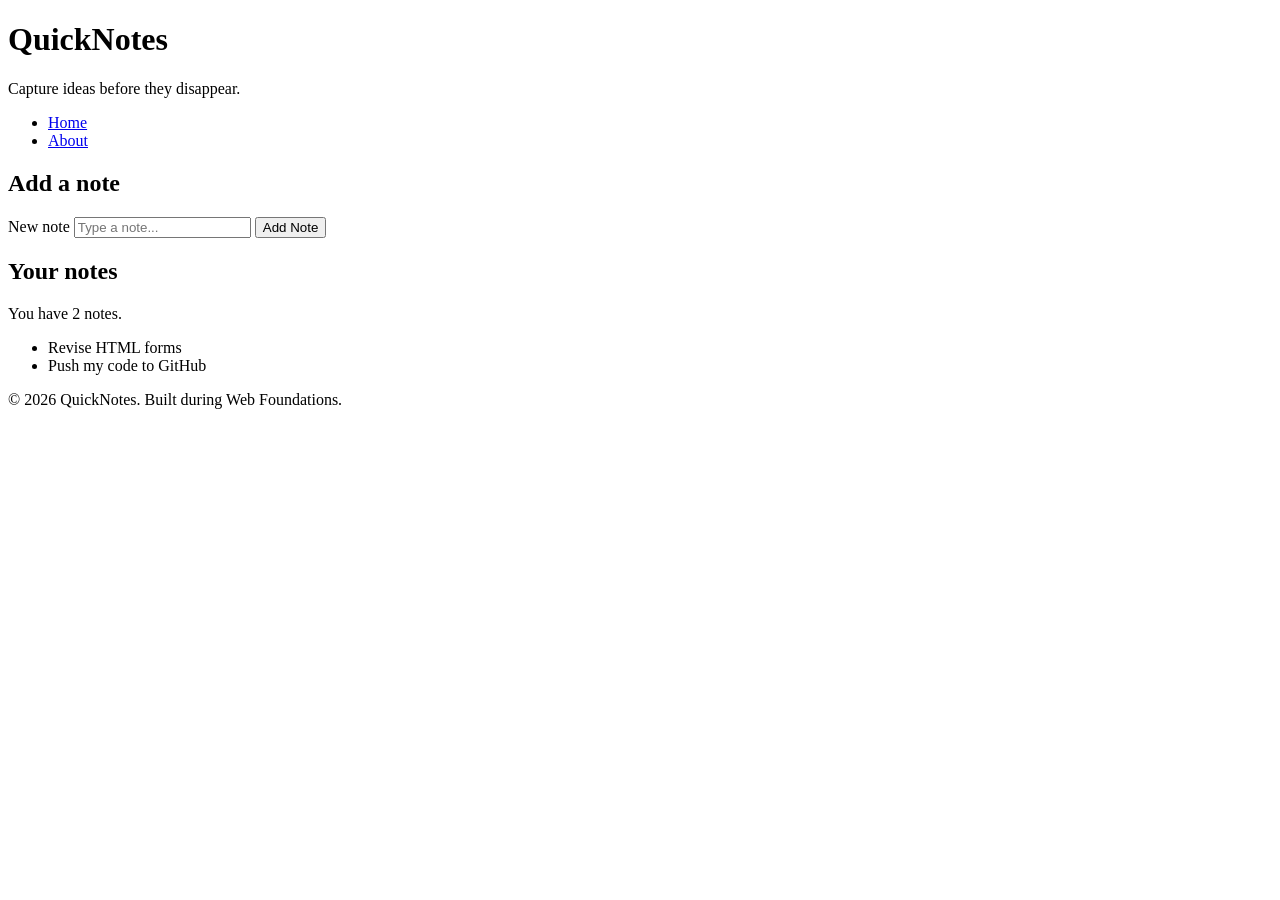
<file: day 1/index.html>
<!DOCTYPE html>
<html lang="en">
  <head>
    <meta charset="UTF-8" />
    <meta name="viewport" content="width=device-width, initial-scale=1.0" />
    <title>QuickNotes</title>
  </head>
  <body>
    <header>
      <h1>QuickNotes</h1>
      <p>Capture ideas before they disappear.</p>
      <nav>
        <ul>
          <li><a href="index.html">Home</a></li>
          <li><a href="about.html">About</a></li>
        </ul>
      </nav>
    </header>
 
    <main>
      <section>
        <h2>Add a note</h2>
        <form id="note-form">
          <label for="note-input">New note</label>
          <input type="text" id="note-input" placeholder="Type a note..." />
          <button type="submit">Add Note</button>
        </form>
      </section>
 
      <section>
        <h2>Your notes</h2>
        <p id="note-count">You have 2 notes.</p>
        <ul id="notes-list">
          <li>Revise HTML forms</li>
          <li>Push my code to GitHub</li>
        </ul>
      </section>
    </main>
 
    <footer>
      <p>&copy; 2026 QuickNotes. Built during Web Foundations.</p>
    </footer>
  </body>
</html>
</file>
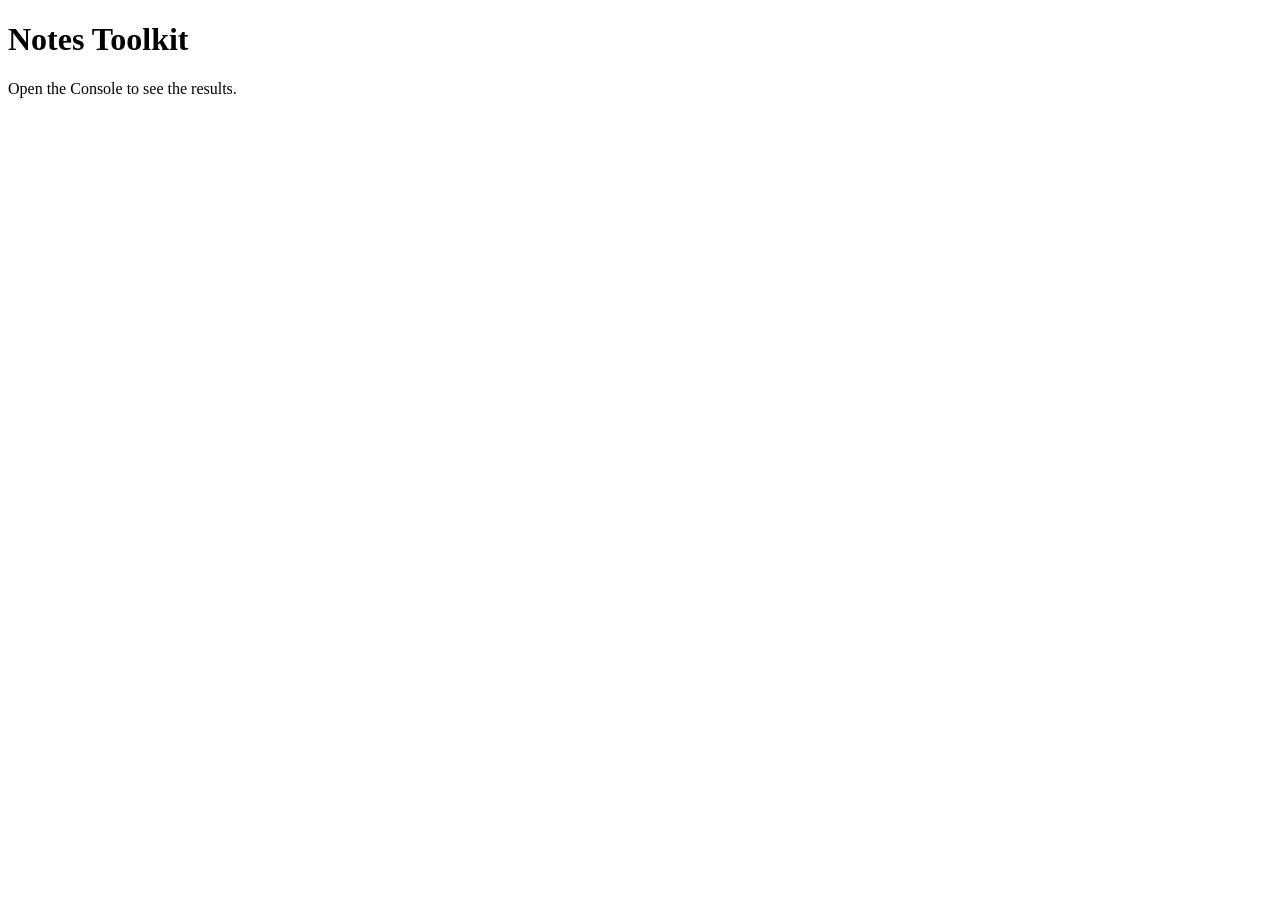
<file: day3/index.html>
<!DOCTYPE html>
<html lang="en">
<head>
  <meta charset="UTF-8">
  <meta name="viewport" content="width=device-width, initial-scale=1">
  <title>Notes Toolkit</title>
  <script src="script.js" defer></script>
</head>
<body>
  <h1>Notes Toolkit</h1>
  <p>Open the Console to see the results.</p>
</body>
</html>
</file>
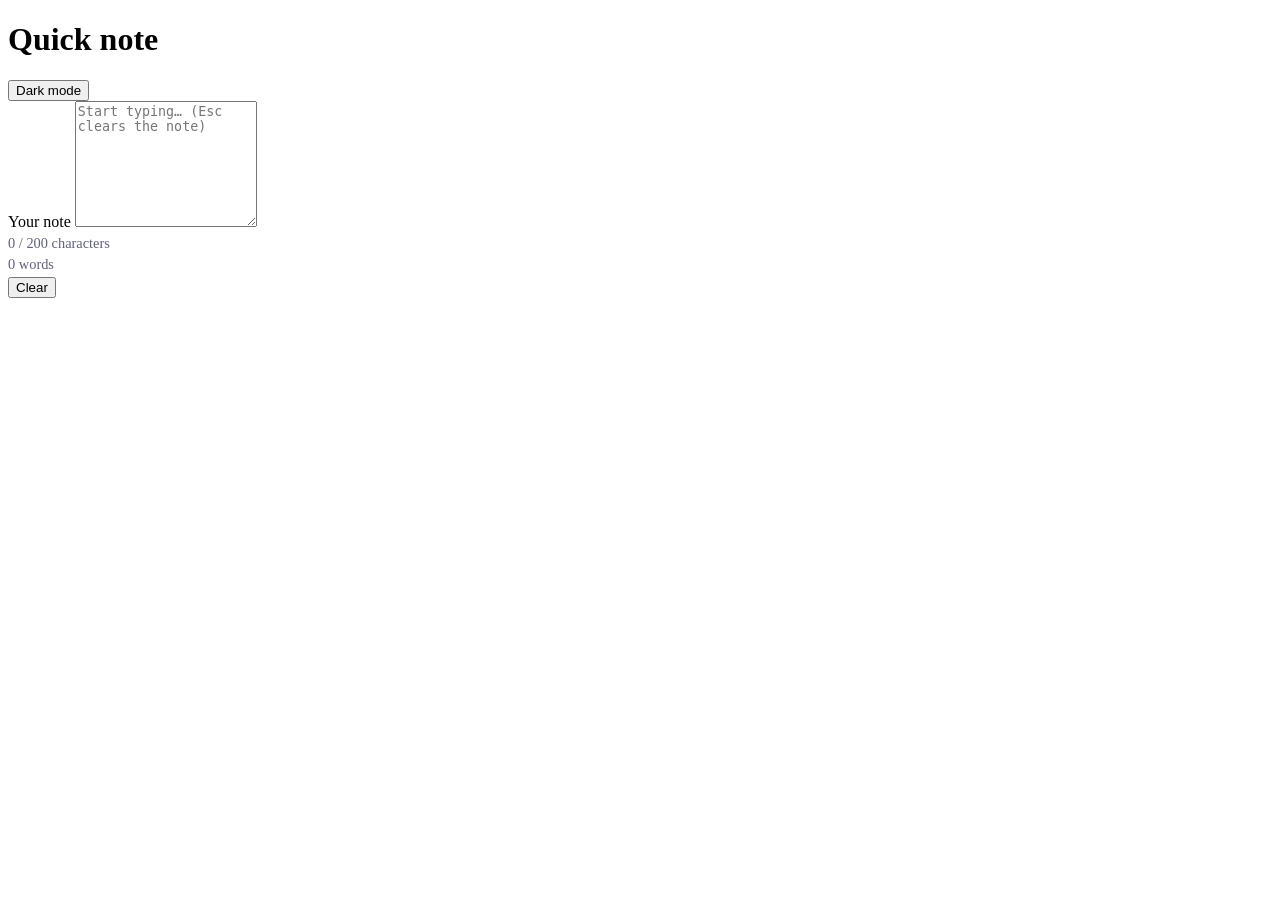
<file: day4/index.html>
<!DOCTYPE html>
<html lang="en">
<head>
  <meta charset="UTF-8">
  <meta name="viewport" content="width=device-width, initial-scale=1.0">
  <title>Day 4 — Quick Note</title>
  <link rel="stylesheet" href="style.css">
  <script src="script.js" defer></script>
</head>
<body>
  <main class="app">
    <header class="app_header">
      <h1>Quick note</h1>
      <button id="theme-toggle" type="button" aria-pressed="false">Dark mode</button>
    </header>

    <label class="label" for="note-text">Your note</label>
    <textarea id="note-text" rows="8" placeholder="Start typing… (Esc clears the note)"></textarea>

    <p id="char-count" class="count">0 / 200 characters</p>
    <p id="word-count" class="count">0 words</p>

    <div class="actions">
      <button id="clear-btn" type="button">Clear</button>
    </div>
  </main>
</body>
</html>
</file>
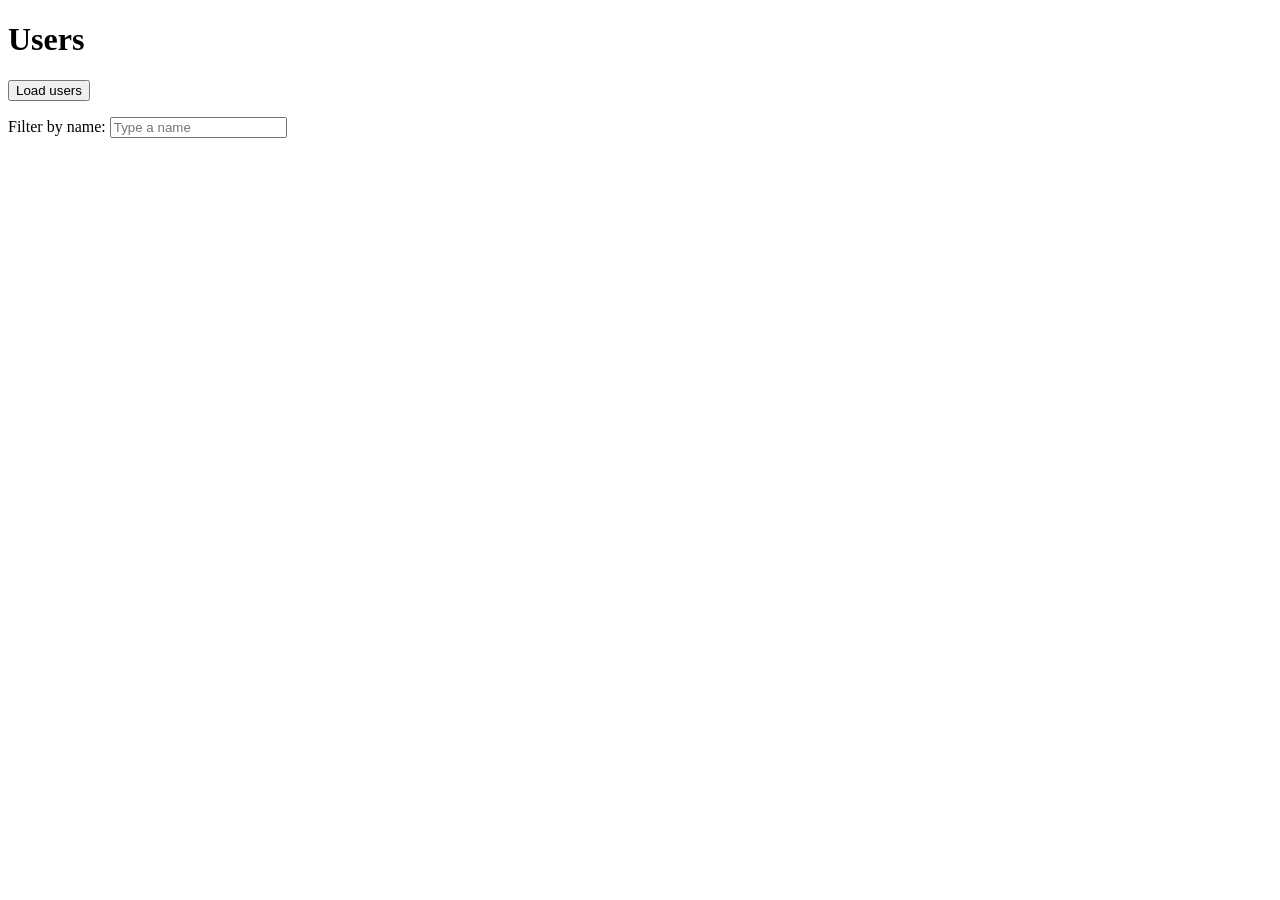
<file: day5/index.html>
<!DOCTYPE html>
<html lang="en">
<head>
  <meta charset="UTF-8">
  <meta name="viewport" content="width=device-width, initial-scale=1.0">
  <title>Users</title>
  <script src="users.js" defer></script>
</head>
<body>
  <h1>Users</h1>

  <button id="load-users" type="button">Load users</button>

  <p>
    <label for="filter-input">Filter by name:</label>
    <input id="filter-input" type="text" placeholder="Type a name">
  </p>

  <p id="status"></p>

  <ul id="users-list"></ul>
</body>
</html>
</file>
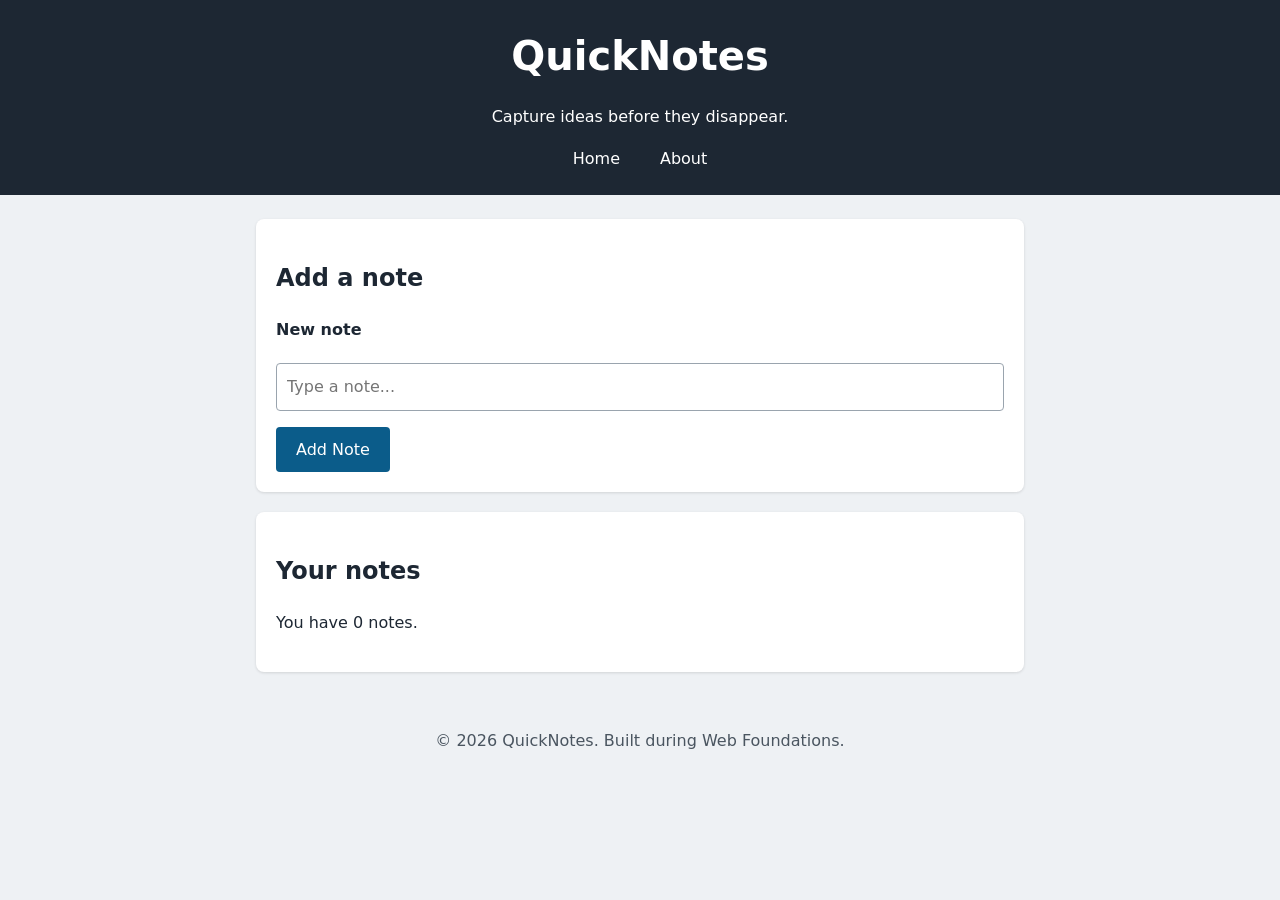
<file: quicknotes-day1/index.html>
<!DOCTYPE html>
<html lang="en">
  <head>
    <meta charset="UTF-8" />
    <meta name="viewport" content="width=device-width, initial-scale=1.0" />
    <title>QuickNotes</title>
    <link href="style.css" rel="stylesheet" />
    <script src="script.js" defer></script>
  </head>
  <body>
    <header>
      <h1>QuickNotes</h1>
      <p>Capture ideas before they disappear.</p>
      <nav>
        <ul>
          <li><a href="index.html">Home</a></li>
          <li><a href="about.html">About</a></li>
        </ul>
      </nav>
    </header>
 
    <main>
      <section>
        <h2>Add a note</h2>
        <form id="note-form">
          <label for="note-input">New note</label>
          <input type="text" id="note-input" placeholder="Type a note..." />
          <button type="submit">Add Note</button>
        </form>
      </section>
 
      <section>
        <h2>Your notes</h2>
        <p id="note-count">You have 2 notes.</p>
        <ul id="notes-list">
          <li>Revise HTML forms</li>
          <li>Push my code to GitHub</li>
        </ul>
      </section>
    </main>
 
    <footer>
      <p>&copy; 2026 QuickNotes. Built during Web Foundations.</p>
    </footer>
  </body>
</html>
</file>
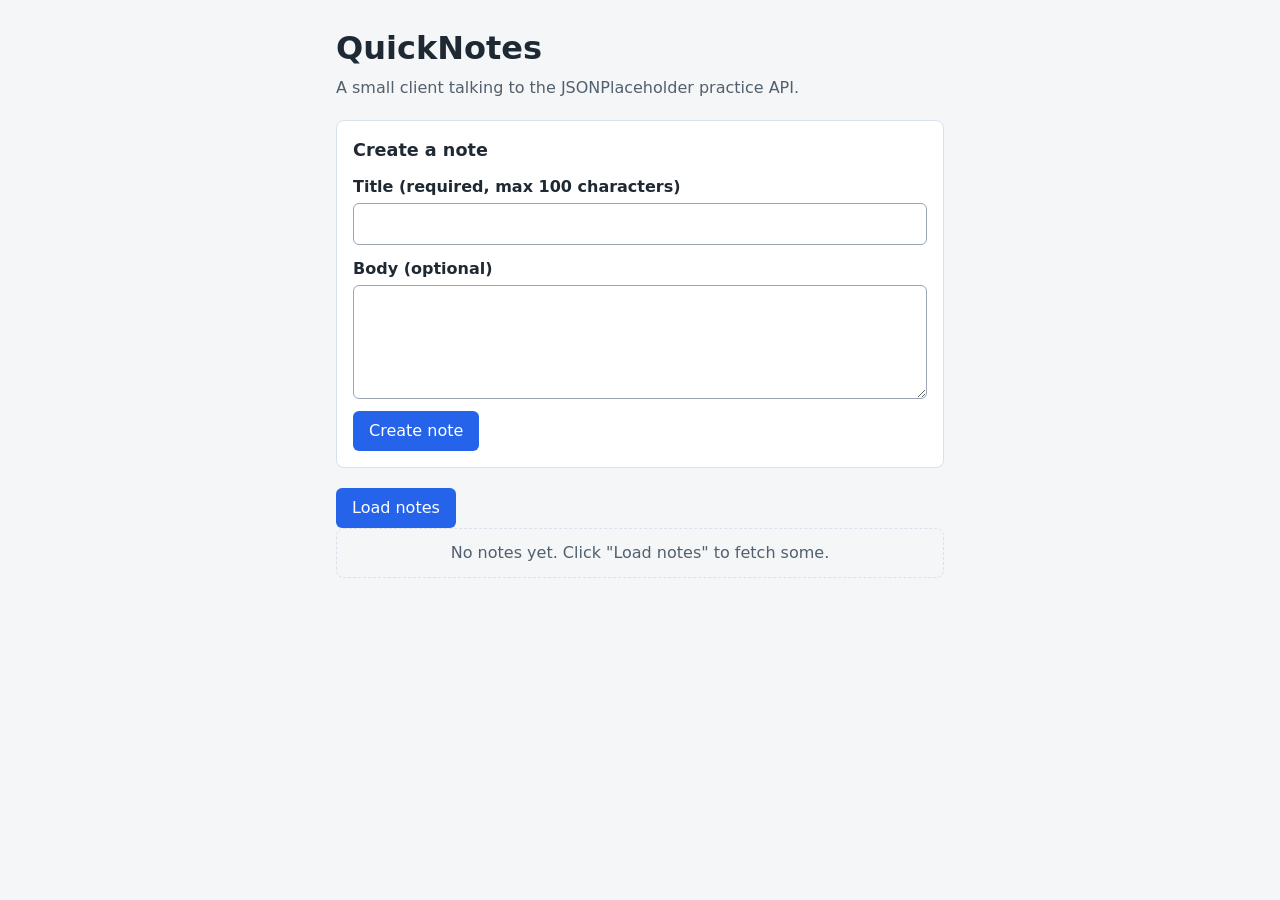
<file: quicknotes-system-design/index.html>
<!DOCTYPE html>
<html lang="en">
<head>
  <meta charset="UTF-8">
  <meta name="viewport" content="width=device-width, initial-scale=1.0">
  <title>QuickNotes API Client</title>
  <link rel="stylesheet" href="style.css">
  <script src="api.js" defer></script>
</head>
<body>
  <main>
    <h1>QuickNotes</h1>
    <p class="subtitle">A small client talking to the JSONPlaceholder practice API.</p>

    <form id="note-form" novalidate>
      <h2>Create a note</h2>

      <label for="title-input">Title (required, max 100 characters)</label>
      <input id="title-input" name="title" type="text" autocomplete="off">

      <label for="body-input">Body (optional)</label>
      <textarea id="body-input" name="body" rows="4"></textarea>

      <button id="submit-btn" type="submit">Create note</button>
    </form>

    <button id="load-btn" type="button">Load notes</button>

    <p id="status" role="status" aria-live="polite"></p>

    <ul id="notes-list"></ul>
  </main>
</body>
</html>
</file>
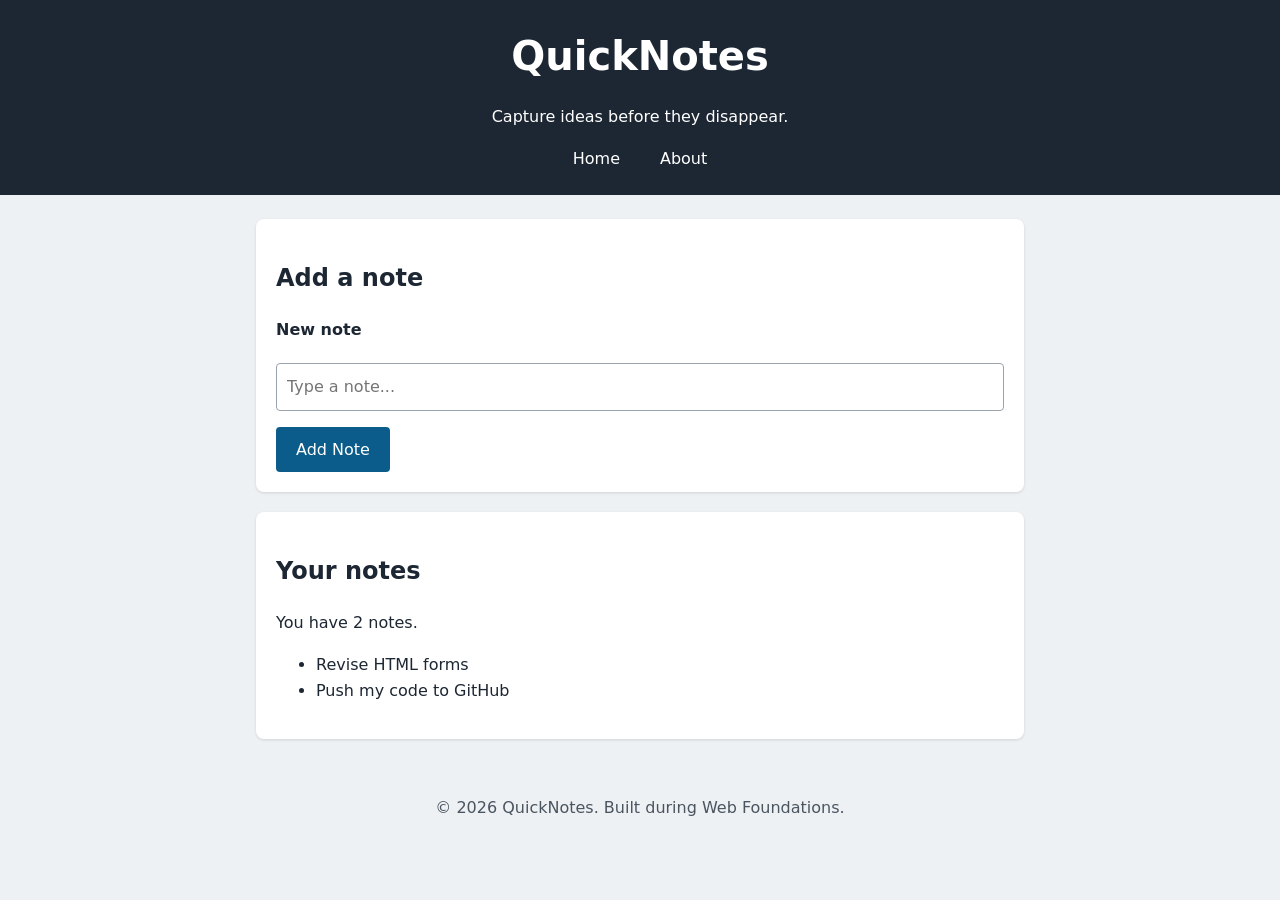
<file: day 1/day2/index.html>
<!DOCTYPE html>
<html lang="en">
  <head>
    <meta charset="UTF-8" />
    <meta name="viewport" content="width=device-width, initial-scale=1.0" />
    <title>QuickNotes</title>
    <link href="style.css" rel="stylesheet" />
  </head>
  <body>
    <header>
      <h1>QuickNotes</h1>
      <p>Capture ideas before they disappear.</p>
      <nav>
        <ul>
          <li><a href="index.html">Home</a></li>
          <li><a href="about.html">About</a></li>
        </ul>
      </nav>
    </header>
 
    <main>
      <section>
        <h2>Add a note</h2>
        <form id="note-form">
          <label for="note-input">New note</label>
          <input type="text" id="note-input" placeholder="Type a note..." />
          <button type="submit">Add Note</button>
        </form>
      </section>
 
      <section>
        <h2>Your notes</h2>
        <p id="note-count">You have 2 notes.</p>
        <ul id="notes-list">
          <li>Revise HTML forms</li>
          <li>Push my code to GitHub</li>
        </ul>
      </section>
    </main>
 
    <footer>
      <p>&copy; 2026 QuickNotes. Built during Web Foundations.</p>
    </footer>
  </body>
</html>
</file>
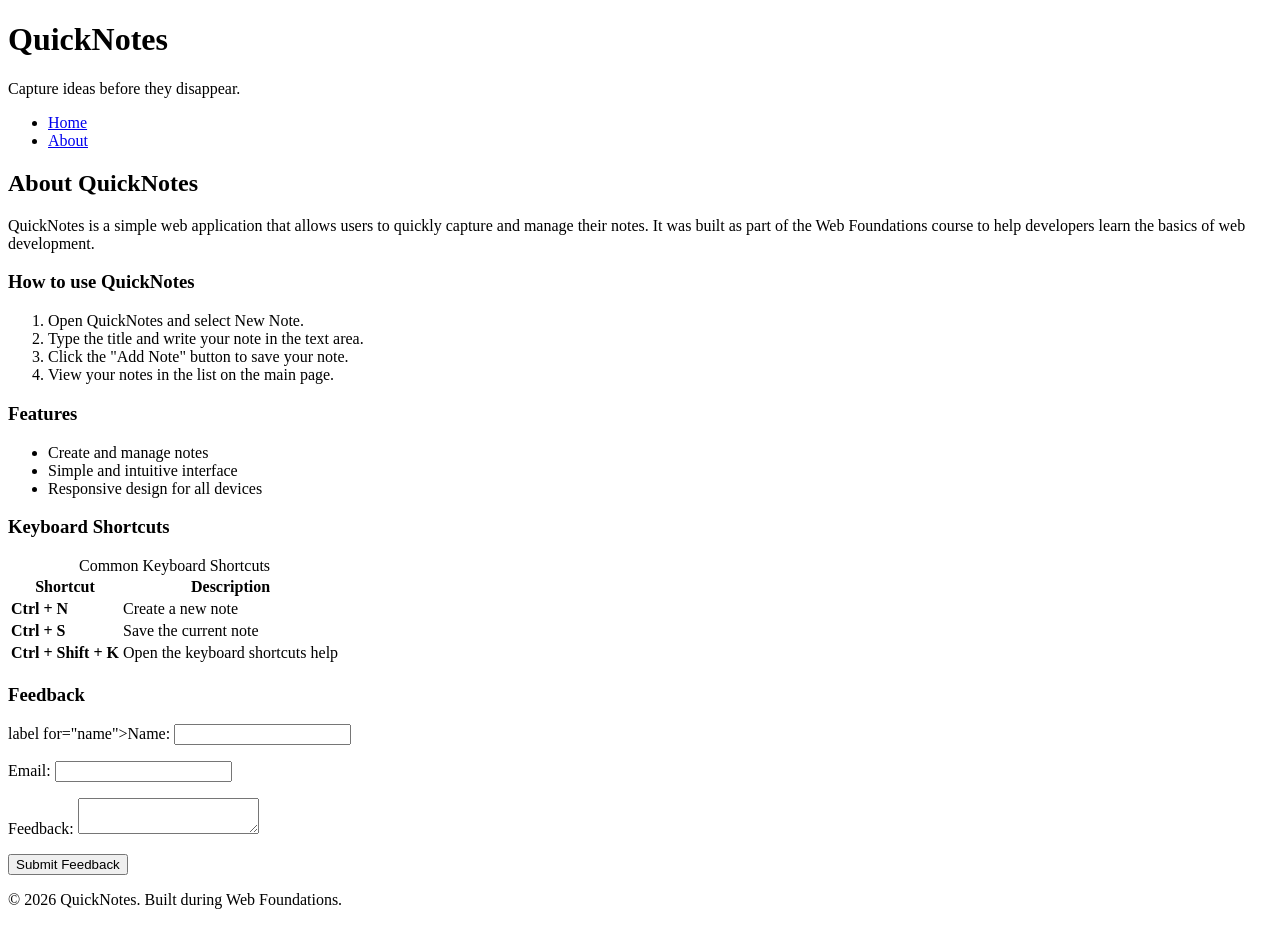
<file: day 1/about.html>
<!DOCTYPE html>
<html lang="en">
<head>
    <meta charset="UTF-8">
    <meta name="viewport" content="width=device-width, initial-scale=1.0">
    <title>about Quicknotes</title>
</head>
<body>
 <header>
      <h1>QuickNotes</h1>
      <p>Capture ideas before they disappear.</p>
      <nav>
        <ul>
          <li><a href="index.html">Home</a></li>
          <li><a href="about.html">About</a></li>
        </ul>
      </nav>
    </header>
    <main>
        <section>
            <h2>About QuickNotes</h2>
            <p>QuickNotes is a simple web application that allows users to quickly capture and manage their notes. It was built as part of the Web Foundations course to help developers learn the basics of web development.</p>
        </section>
        <section>
            <h3>How to use QuickNotes</h3>
            <ol>
                <li>Open QuickNotes and select New Note.</li>
                <li>Type the title and write your note in the text area.</li>
                <li>Click the "Add Note" button to save your note.</li>
                <li>View your notes in the list on the main page.</li>
            </ol>
        </section>
        <section>
            <h3>Features</h3>
            <ul>
                <li>Create and manage notes</li>
                <li>Simple and intuitive interface</li>
                <li>Responsive design for all devices</li>
            </ul>
        </section>
        <section>
            <h3>Keyboard Shortcuts</h3>
            <table>
                <caption>Common Keyboard Shortcuts</caption>
                <thead></thead>
                    <tr>
                        <th>Shortcut</th>
                        <th>Description</th>
                    </tr>
                </thead>
                <tbody>
                    <tr>
                        <td><strong>Ctrl + N</strong></td>
                        <td>Create a new note</td>
                    </tr>
                    <tr>
                        <td><strong>Ctrl + S</strong></td>
                        <td>Save the current note</td>
                    </tr>
                    <tr>
                        <td><strong>Ctrl + Shift + K</strong></td>
                        <td>Open the keyboard shortcuts help</td>
                    </tr>
                </tbody>
            </table>
        </section>
        <section>
            <h3>Feedback</h3>
            <form action="#" method="post">
                <p>
                    label for="name">Name:</label>
                    <input type="text" id="name" name="name" required>
                </p>
                <p>
                    <label for="email">Email:</label>
                    <input type="email" id="email" name="email" required>
                </p>
                <p>
                    <label for="feedback">Feedback:</label>
                    <textarea id="feedback" name="feedback" required></textarea>
                </p>
                <button type="submit">Submit Feedback</button>
            </form>
        </section>

    <footer>
      <p>&copy; 2026 QuickNotes. Built during Web Foundations.</p>
    </footer>   
</body>
</html>
</file>
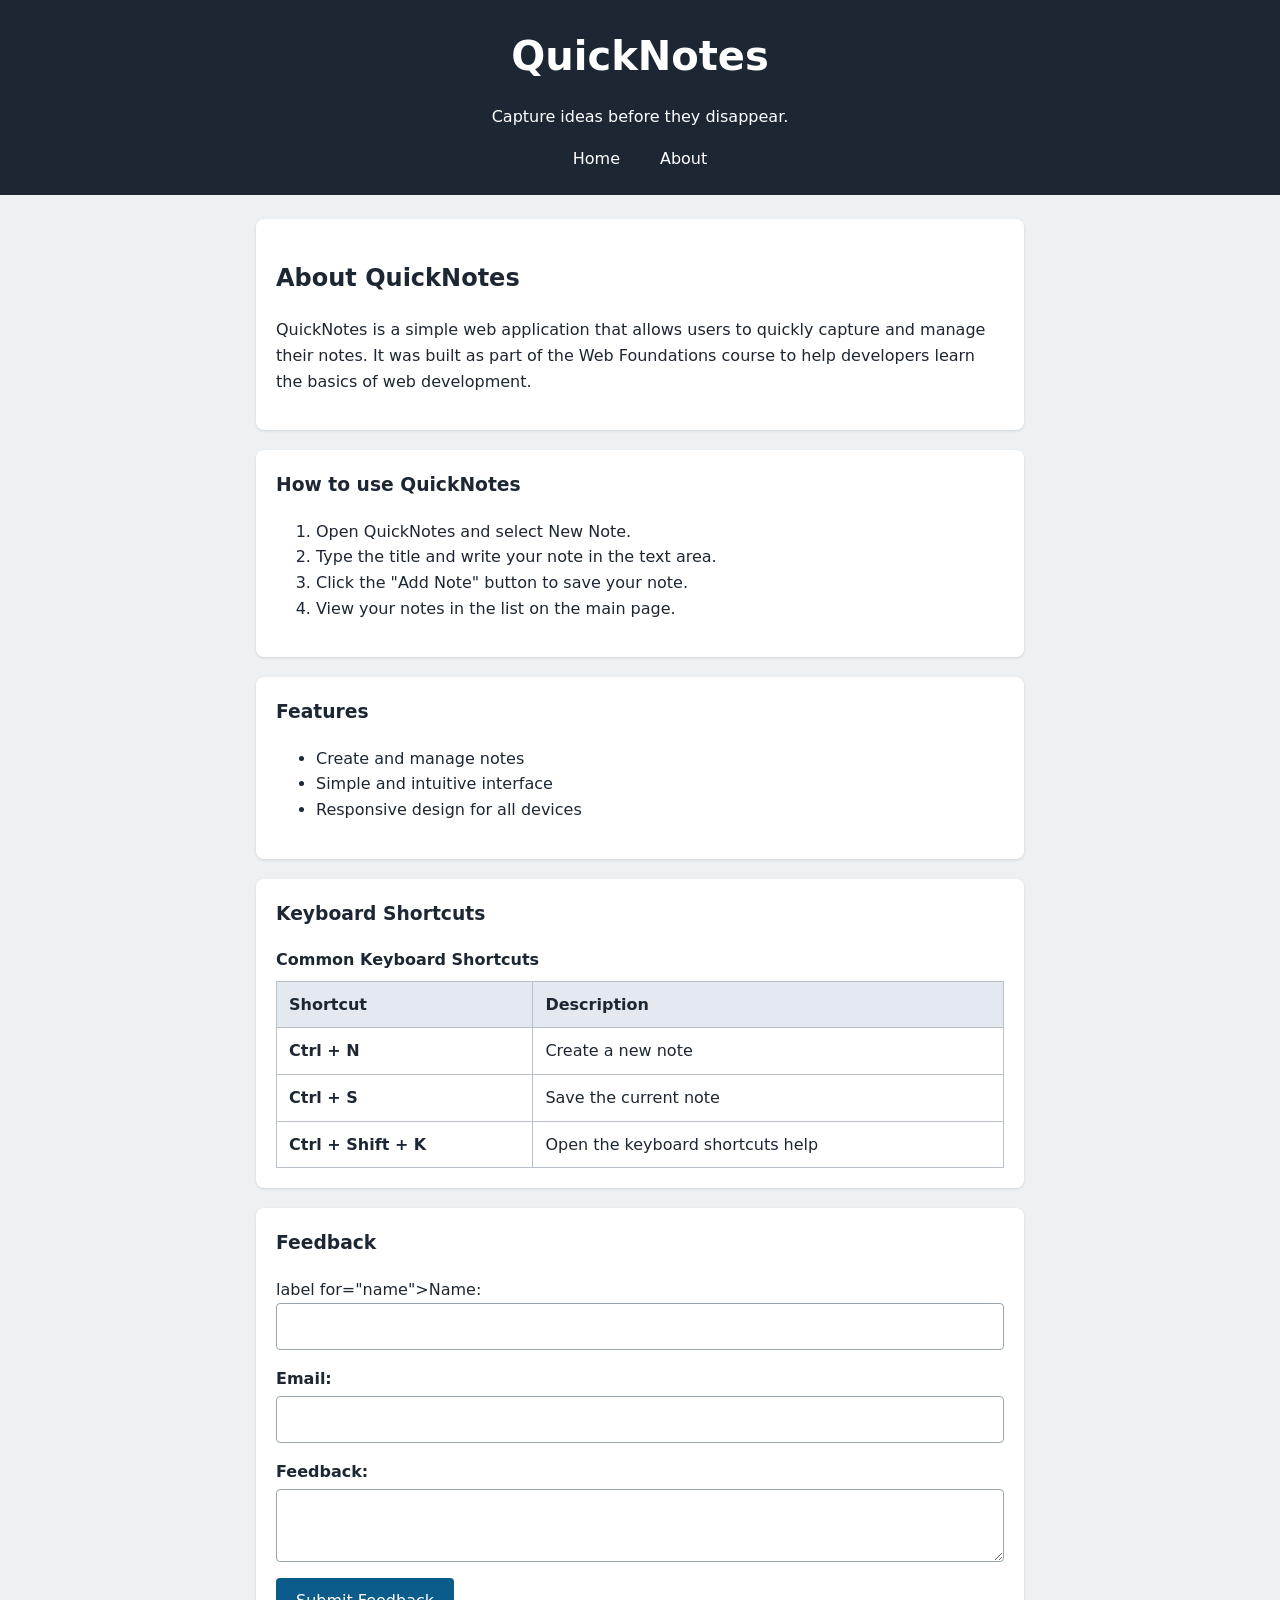
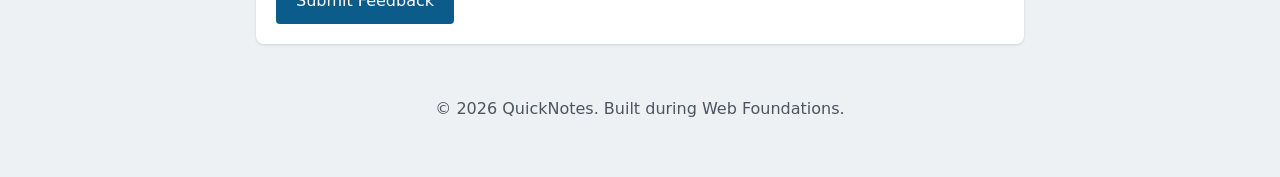
<file: day 1/day2/about.html>
<!DOCTYPE html>
<html lang="en">
<head>
    <meta charset="UTF-8">
    <meta name="viewport" content="width=device-width, initial-scale=1.0">
    <title>about Quicknotes</title>
    <link href="style.css" rel="stylesheet">
</head>
<body>
 <header>
      <h1>QuickNotes</h1>
      <p>Capture ideas before they disappear.</p>
      <nav>
        <ul>
          <li><a href="index.html">Home</a></li>
          <li><a href="about.html">About</a></li>
        </ul>
      </nav>
    </header>
    <main>
        <section>
            <h2>About QuickNotes</h2>
            <p>QuickNotes is a simple web application that allows users to quickly capture and manage their notes. It was built as part of the Web Foundations course to help developers learn the basics of web development.</p>
        </section>
        <section>
            <h3>How to use QuickNotes</h3>
            <ol>
                <li>Open QuickNotes and select New Note.</li>
                <li>Type the title and write your note in the text area.</li>
                <li>Click the "Add Note" button to save your note.</li>
                <li>View your notes in the list on the main page.</li>
            </ol>
        </section>
        <section>
            <h3>Features</h3>
            <ul>
                <li>Create and manage notes</li>
                <li>Simple and intuitive interface</li>
                <li>Responsive design for all devices</li>
            </ul>
        </section>
        <section>
            <h3>Keyboard Shortcuts</h3>
            <table>
                <caption>Common Keyboard Shortcuts</caption>
                <thead></thead>
                    <tr>
                        <th>Shortcut</th>
                        <th>Description</th>
                    </tr>
                </thead>
                <tbody>
                    <tr>
                        <td><strong>Ctrl + N</strong></td>
                        <td>Create a new note</td>
                    </tr>
                    <tr>
                        <td><strong>Ctrl + S</strong></td>
                        <td>Save the current note</td>
                    </tr>
                    <tr>
                        <td><strong>Ctrl + Shift + K</strong></td>
                        <td>Open the keyboard shortcuts help</td>
                    </tr>
                </tbody>
            </table>
        </section>
        <section>
            <h3>Feedback</h3>
            <form action="#" method="post">
                <p>
                    label for="name">Name:</label>
                    <input type="text" id="name" name="name" required>
                </p>
                <p>
                    <label for="email">Email:</label>
                    <input type="email" id="email" name="email" required>
                </p>
                <p>
                    <label for="feedback">Feedback:</label>
                    <textarea id="feedback" name="feedback" required></textarea>
                </p>
                <button type="submit">Submit Feedback</button>
            </form>
        </section>

    <footer>
      <p>&copy; 2026 QuickNotes. Built during Web Foundations.</p>
    </footer>   
</body>
</html>
</file>
<file: day4/style.css>
:root {
  --bg: #f7f7fb;
  --panel: #ffffff;
  --text: #1d1d29;
  --muted: #61617a;
  --border: #d8d8e6;
  --accent: #3b5bfd;
  --accent-text: #ffffff;
  --warning: #e07b00;
  --over: #d92020;
  --shadow: 0 8px 24px rgba(20,20,40,.08);
}

body.dark {
  --bg: #14141c;
  --panel: #1e1e2a;
  --text: #f2f2f7;
  --muted: #a5a5bd;
  --border: #33334a;
  --accent: #7d95ff;
  --accent-text: #10101a;
  --warning: #ffab40;
  --over: #ff6b6b;
  --shadow: 0 8px 24px rgba(0,0,0,.5);
}
.count {
  margin: .25rem 0;
  font-size: .9rem;
  color: var(--muted);
}
</file>
<file: quicknotes-day1/style.css>
/* Reset and base */
*,
*::before,
*::after {
  box-sizing: border-box;
}

body {
  margin: 0;
  font-family: system-ui, -apple-system, "Segoe UI", sans-serif;
  line-height: 1.6;
  color: #1d2733;
  background: #eef1f4;
}

/* Header */
header {
  background: #1d2733;
  color: #ffffff;
  padding: 24px 16px;
  text-align: center;
}

header h1 {
  margin: 0 0 12px;
  font-size: 2.5rem;
}

/* Navigation */
nav ul {
  display: flex;
  justify-content: center;
  align-items: center;
  gap: 16px;
  list-style: none;
  margin: 0;
  padding: 0;
}

nav a {
  color: #ffffff;
  text-decoration: none;
  padding: 6px 12px;
  border-radius: 4px;
  transition: background-color 0.2s ease, color 0.2s ease;
}

nav a:hover,
nav a:focus-visible {
  background: #ffffff;
  color: #1d2733;
}

/* Main and section cards */
main {
  max-width: 800px;
  margin: 24px auto;
  padding: 0 16px;
}

main > h2 {
  margin-top: 0;
}

section {
  background: #ffffff;
  border-radius: 8px;
  padding: 20px;
  margin-block: 20px;
  box-shadow: 0 1px 3px rgba(0, 0, 0, 0.12);
}

section h3 {
  margin-top: 0;
}

/* Features grid */
.features {
  display: grid;
  grid-template-columns: repeat(auto-fit, minmax(180px, 1fr));
  gap: 16px;
  list-style: none;
  margin: 0;
  padding: 0;
}

.features li {
  background: #f4f7fa;
  border: 1px solid #d3dae1;
  border-radius: 8px;
  padding: 16px;
}

/* Table */
table {
  width: 100%;
  border-collapse: collapse;
}

caption {
  text-align: left;
  font-weight: 600;
  margin-bottom: 8px;
}

th,
td {
  border: 1px solid #b9c0c7;
  padding: 10px 12px;
  text-align: left;
}

th {
  background: #e3e9ee;
}

/* Form */
form {
  display: flex;
  flex-direction: column;
  gap: 16px;
}

form p {
  margin: 0;
}

label {
  display: block;
  font-weight: 600;
  margin-bottom: 4px;
}

input,
textarea {
  display: block;
  width: 100%;
  padding: 10px;
  font: inherit;
  border: 1px solid #9aa4ae;
  border-radius: 4px;
}

input:focus,
textarea:focus {
  outline: 2px solid #0b5c8a;
  outline-offset: 1px;
}

/* Buttons */
button {
  align-self: flex-start;
  padding: 10px 20px;
  font: inherit;
  color: #ffffff;
  background: #0b5c8a;
  border: none;
  border-radius: 4px;
  cursor: pointer;
  transition: background-color 0.2s ease, transform 0.2s ease;
}

button:hover,
button:focus-visible {
  background: #08425f;
  transform: translateY(-1px);
}

/* Footer */
footer {
  max-width: 800px;
  margin: 0 auto;
  padding: 16px;
  text-align: center;
  color: #4a5560;
}

/* Small screens */
@media (max-width: 600px) {
  header {
    padding: 12px 8px;
  }

  header h1 {
    font-size: 1.5rem;
  }

  nav ul {
    gap: 8px;
  }

  section {
    padding: 14px;
  }

  th,
  td {
    padding: 6px 8px;
  }
}
.note {
  display: flex;
  justify-content: space-between;
  align-items: center;
  gap: 12px;
}
 
.delete-btn {
  background-color: #8e0000;
  padding: 6px 12px;
  font-size: 0.85rem;
}
 
.delete-btn:hover {
  background-color: #6b0000;
}
</file>
<file: quicknotes-system-design/style.css>
* {
  box-sizing: border-box;
}

body {
  margin: 0;
  font-family: system-ui, -apple-system, "Segoe UI", Roboto, sans-serif;
  line-height: 1.5;
  color: #1f2933;
  background: #f4f6f8;
}

main {
  max-width: 640px;
  margin: 0 auto;
  padding: 24px 16px 48px;
}

h1 {
  margin: 0;
}

.subtitle {
  margin: 4px 0 20px;
  color: #52606d;
}

form {
  background: #fff;
  border: 1px solid #d9e2ec;
  border-radius: 8px;
  padding: 16px;
  margin-bottom: 20px;
}

form h2 {
  margin: 0 0 12px;
  font-size: 1.1rem;
}

label {
  display: block;
  margin: 8px 0 4px;
  font-weight: 600;
}

input[type="text"],
textarea {
  display: block;
  width: 100%;
  margin-bottom: 12px;
  padding: 8px 10px;
  font: inherit;
  border: 1px solid #9aa5b1;
  border-radius: 6px;
}

input[type="text"]:focus,
textarea:focus {
  outline: 2px solid #2563eb;
  outline-offset: 1px;
}

button {
  font: inherit;
  padding: 8px 16px;
  border: none;
  border-radius: 6px;
  background: #2563eb;
  color: #fff;
  cursor: pointer;
}

button:hover:not(:disabled) {
  background: #1d4ed8;
}

button:disabled {
  background: #9aa5b1;
  cursor: not-allowed;
}

button.delete-btn {
  background: #b42318;
  padding: 4px 10px;
  font-size: 0.85rem;
}

button.delete-btn:hover:not(:disabled) {
  background: #912018;
}

/* Status messages: neutral by default, distinct success and error styles */
#status {
  min-height: 1.5em;
  margin: 16px 0;
  padding: 8px 12px;
  border-radius: 6px;
  border: 1px solid transparent;
}

#status:empty {
  display: none;
}

#status.loading {
  background: #e8f0fe;
  border-color: #b6ccfb;
  color: #1e40af;
}

#status.success {
  background: #e6f4ea;
  border-color: #a8d5b5;
  color: #146c2e;
}

#status.error {
  background: #fdecea;
  border-color: #f5b5ae;
  color: #b42318;
  font-weight: 600;
}

#notes-list {
  list-style: none;
  margin: 0;
  padding: 0;
}

#notes-list li {
  background: #fff;
  border: 1px solid #d9e2ec;
  border-radius: 8px;
  padding: 12px 16px;
  margin-bottom: 12px;
}

#notes-list li.empty {
  text-align: center;
  color: #52606d;
  background: transparent;
  border-style: dashed;
}

.note-title {
  margin: 0 0 4px;
  font-size: 1.05rem;
}

.note-body {
  margin: 0 0 8px;
  color: #3e4c59;
  white-space: pre-wrap;
}
</file>
<file: day 1/day2/style.css>
/* Reset and base */
*,
*::before,
*::after {
  box-sizing: border-box;
}

body {
  margin: 0;
  font-family: system-ui, -apple-system, "Segoe UI", sans-serif;
  line-height: 1.6;
  color: #1d2733;
  background: #eef1f4;
}

/* Header */
header {
  background: #1d2733;
  color: #ffffff;
  padding: 24px 16px;
  text-align: center;
}

header h1 {
  margin: 0 0 12px;
  font-size: 2.5rem;
}

/* Navigation */
nav ul {
  display: flex;
  justify-content: center;
  align-items: center;
  gap: 16px;
  list-style: none;
  margin: 0;
  padding: 0;
}

nav a {
  color: #ffffff;
  text-decoration: none;
  padding: 6px 12px;
  border-radius: 4px;
  transition: background-color 0.2s ease, color 0.2s ease;
}

nav a:hover,
nav a:focus-visible {
  background: #ffffff;
  color: #1d2733;
}

/* Main and section cards */
main {
  max-width: 800px;
  margin: 24px auto;
  padding: 0 16px;
}

main > h2 {
  margin-top: 0;
}

section {
  background: #ffffff;
  border-radius: 8px;
  padding: 20px;
  margin-block: 20px;
  box-shadow: 0 1px 3px rgba(0, 0, 0, 0.12);
}

section h3 {
  margin-top: 0;
}

/* Features grid */
.features {
  display: grid;
  grid-template-columns: repeat(auto-fit, minmax(180px, 1fr));
  gap: 16px;
  list-style: none;
  margin: 0;
  padding: 0;
}

.features li {
  background: #f4f7fa;
  border: 1px solid #d3dae1;
  border-radius: 8px;
  padding: 16px;
}

/* Table */
table {
  width: 100%;
  border-collapse: collapse;
}

caption {
  text-align: left;
  font-weight: 600;
  margin-bottom: 8px;
}

th,
td {
  border: 1px solid #b9c0c7;
  padding: 10px 12px;
  text-align: left;
}

th {
  background: #e3e9ee;
}

/* Form */
form {
  display: flex;
  flex-direction: column;
  gap: 16px;
}

form p {
  margin: 0;
}

label {
  display: block;
  font-weight: 600;
  margin-bottom: 4px;
}

input,
textarea {
  display: block;
  width: 100%;
  padding: 10px;
  font: inherit;
  border: 1px solid #9aa4ae;
  border-radius: 4px;
}

input:focus,
textarea:focus {
  outline: 2px solid #0b5c8a;
  outline-offset: 1px;
}

/* Buttons */
button {
  align-self: flex-start;
  padding: 10px 20px;
  font: inherit;
  color: #ffffff;
  background: #0b5c8a;
  border: none;
  border-radius: 4px;
  cursor: pointer;
  transition: background-color 0.2s ease, transform 0.2s ease;
}

button:hover,
button:focus-visible {
  background: #08425f;
  transform: translateY(-1px);
}

/* Footer */
footer {
  max-width: 800px;
  margin: 0 auto;
  padding: 16px;
  text-align: center;
  color: #4a5560;
}

/* Small screens */
@media (max-width: 600px) {
  header {
    padding: 12px 8px;
  }

  header h1 {
    font-size: 1.5rem;
  }

  nav ul {
    gap: 8px;
  }

  section {
    padding: 14px;
  }

  th,
  td {
    padding: 6px 8px;
  }
}
</file>
